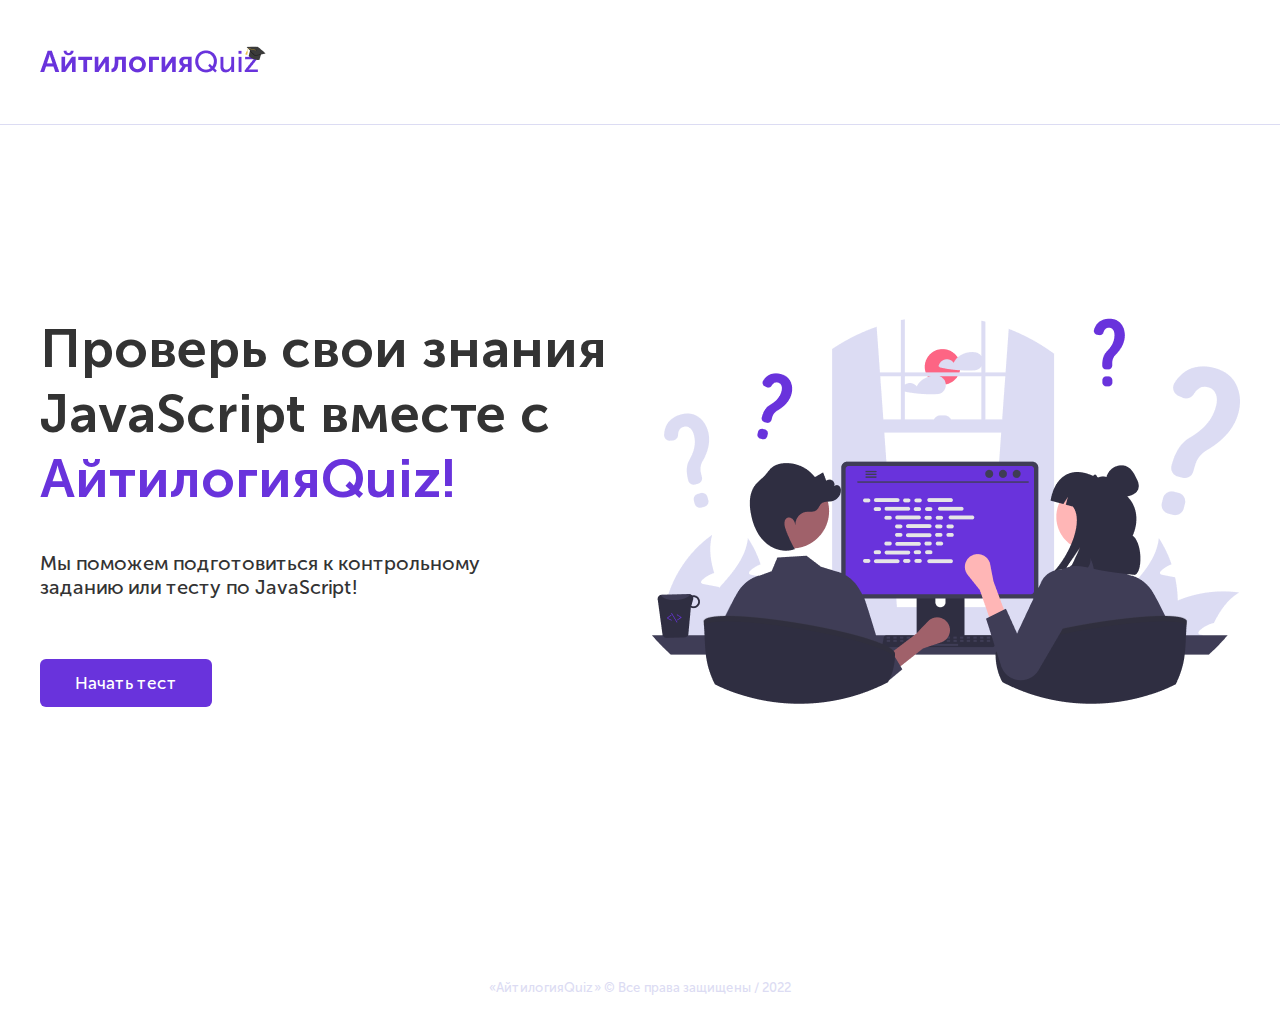
<file: index.html>
<!DOCTYPE html>
<html lang="ru">
<head>
    <meta charset="UTF-8">
    <title>Айтилогия Quiz</title>
    <link rel="stylesheet" href="styles/common.css">
    <link rel="stylesheet" href="styles/index.css">
</head>
<body>

<header class="header">
    <div class="container">
        <div class="logo">
            <img src="images/logo.png" alt="Логотип">
        </div>
    </div>
</header>

<section class="main">
    <div class="container">
        <div class="main-content">
            <h1 class="main-title big-title">Проверь свои знания JavaScript вместе с <span>АйтилогияQuiz!</span></h1>
            <div class="main-description">
                Мы поможем подготовиться к контрольному заданию или тесту по JavaScript!
            </div>
            <div class="main-button">
                <a href="form.html" class="button">Начать тест</a>
            </div>
        </div>
        <div class="main-image">
            <img src="images/main-image.png" alt="Главная картинка">
        </div>
    </div>
</section>

<footer class="footer">
    «АйтилогияQuiz» © Все права защищены / 2022
</footer>

</body>
</html>
</file>
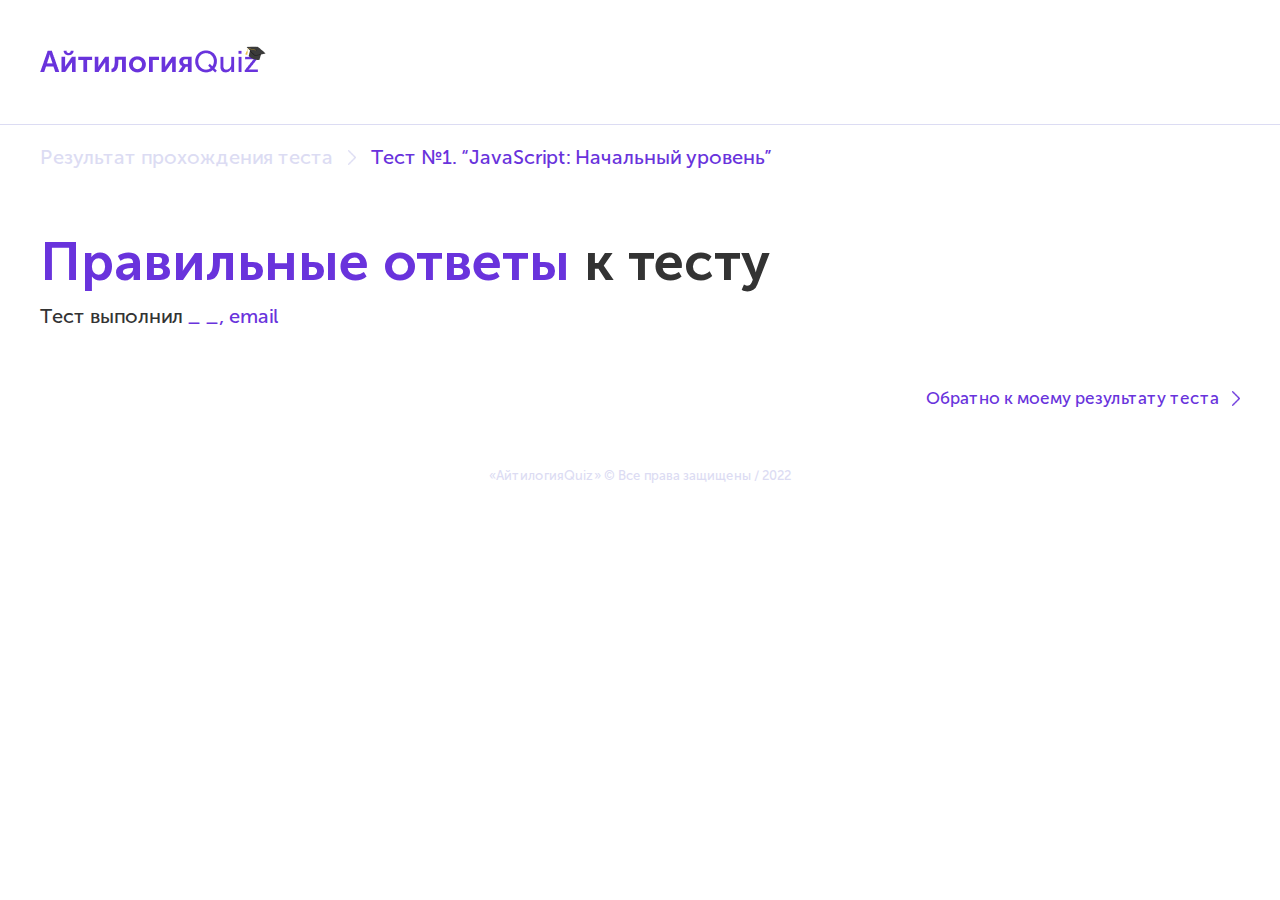
<file: answers.html>
<!DOCTYPE html>
<html lang="ru">
<head>
    <meta charset="UTF-8">
    <title>Результат</title>
    <link rel="stylesheet" href="styles/common.css">
    <link rel="stylesheet" href="styles/answers.css">
</head>
<body>

<header class="header">
    <div class="container">
        <div class="logo">
            <img src="images/logo.png" alt="Логотип">
        </div>
    </div>
</header>

<section class="answers">
    <div class="container">
        <div class="pre-title">
            Результат прохождения теста
            <svg width="8" height="15" viewBox="0 0 8 15" fill="none" xmlns="http://www.w3.org/2000/svg" xmlns:xlink="http://www.w3.org/1999/xlink">
                <rect y="15" width="15" height="8" transform="rotate(-90 0 15)" fill="url(#pattern0_305_10)"/>
                <defs>
                    <pattern id="pattern0_305_10" patternContentUnits="objectBoundingBox" width="1" height="1">
                        <use xlink:href="#image0_305_10" transform="matrix(0.00284091 0 0 0.0053267 0 -0.0113636)"/>
                    </pattern>
                    <image id="image0_305_10" width="352" height="192" xlink:href="[data-uri]"/>
                </defs>
            </svg>
            <span>Тест №1. “JavaScript: Начальный уровень”</span>
        </div>
        <div class="answers-title big-title">
            <span>Правильные ответы</span> к тесту
        </div>
        <div class="completed-by">
            Тест выполнил <span id="completed-by">_ _, email</span>
        </div>
        <div class="answers-content" id="answers-content">
<!--            <div class="answer">-->
<!--                <div class="answer-question common-title">-->
<!--                    <span>Вопрос 1:</span> Тут должен быть текст вопроса?-->
<!--                </div>-->
<!--                <div class="answer-options">-->
<!--                    <div class="answer-option correct">-->
<!--                        Вариант ответа 1-->
<!--                    </div>-->
<!--                    <div class="answer-option wrong">-->
<!--                        Вариант ответа 2-->
<!--                    </div>-->
<!--                    <div class="answer-option">-->
<!--                        Вариант ответа 3-->
<!--                    </div>-->
<!--                    <div class="answer-option">-->
<!--                        Вариант ответа 4-->
<!--                    </div>-->
<!--                </div>-->
<!--            </div>-->
<!--            <div class="answer">-->
<!--                <div class="answer-question common-title">-->
<!--                    <span>Вопрос 2:</span> Тут должен быть текст вопроса?-->
<!--                </div>-->
<!--                <div class="answer-options">-->
<!--                    <div class="answer-option">-->
<!--                        Вариант ответа 1-->
<!--                    </div>-->
<!--                    <div class="answer-option">-->
<!--                        Вариант ответа 2-->
<!--                    </div>-->
<!--                    <div class="answer-option">-->
<!--                        Вариант ответа 3-->
<!--                    </div>-->
<!--                    <div class="answer-option">-->
<!--                        Вариант ответа 4-->
<!--                    </div>-->
<!--                </div>-->
<!--            </div>-->
        </div>
        <div class="change-result-answers">
            <a href="javascript:void(0)" id="to-result">
                <span>Обратно к моему результату теста</span>
                <svg width="8" height="15" viewBox="0 0 8 15" fill="none" xmlns="http://www.w3.org/2000/svg" xmlns:xlink="http://www.w3.org/1999/xlink">
                    <rect y="15" width="15" height="8" transform="rotate(-90 0 15)" fill="url(#pattern0_302_121)"/>
                    <defs>
                        <pattern id="pattern0_302_121" patternContentUnits="objectBoundingBox" width="1" height="1">
                            <use xlink:href="#image0_302_121" transform="matrix(0.00284091 0 0 0.0053267 0 -0.0113636)"/>
                        </pattern>
                        <image id="image0_302_121" width="352" height="192" xlink:href="[data-uri]"/>
                    </defs>
                </svg>
            </a>
        </div>
    </div>
</section>

<footer class="footer">
    «АйтилогияQuiz» © Все права защищены / 2022
</footer>

<script src="scripts/answers.js"></script>
</body>
</html>
</file>
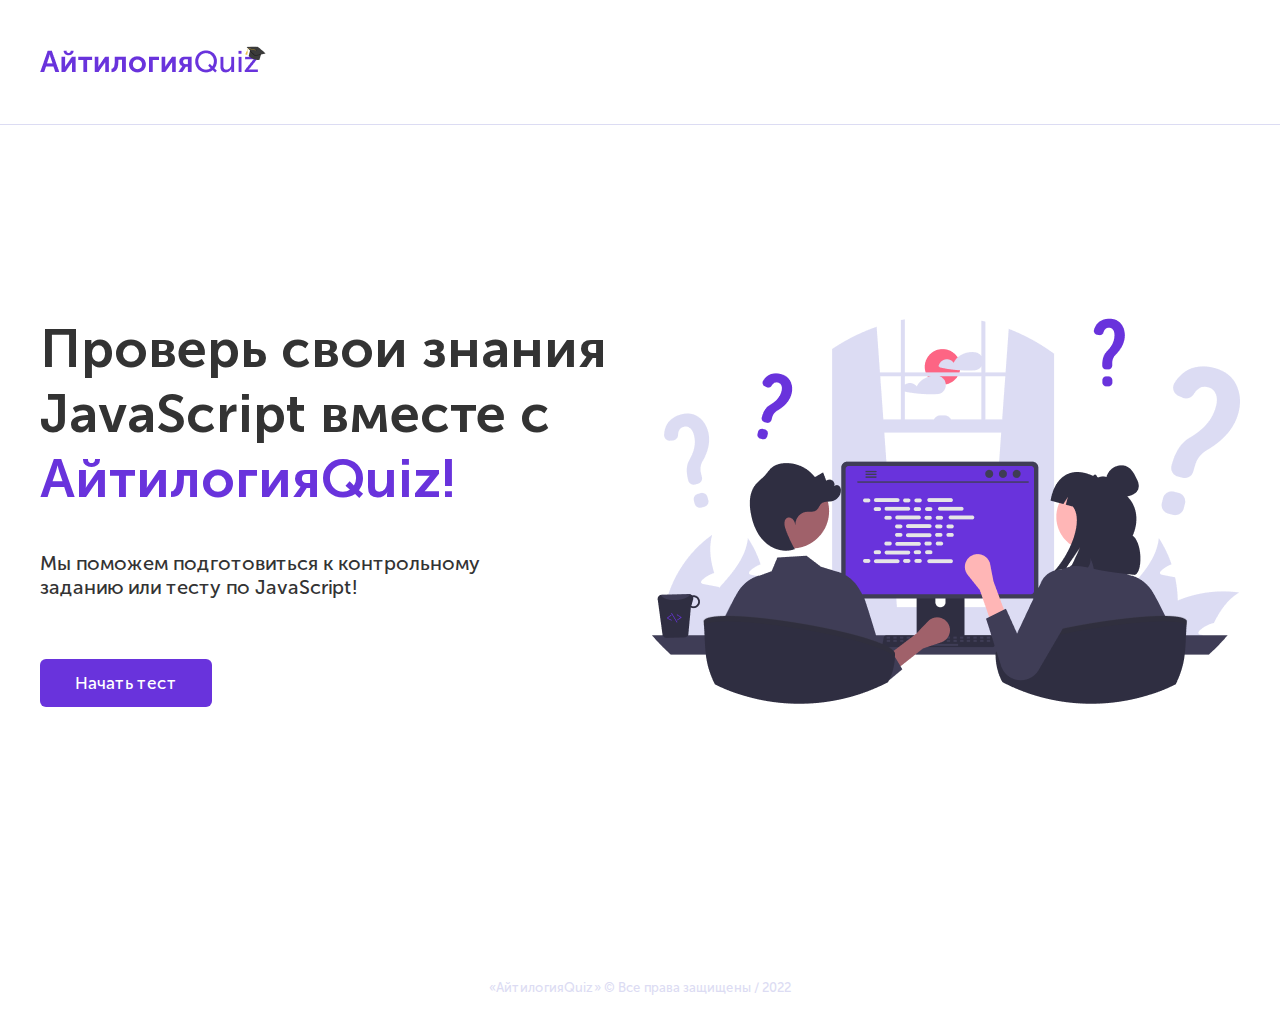
<file: choice.html>
<!DOCTYPE html>
<html lang="ru">
<head>
    <meta charset="UTF-8">
    <title>Регистрация</title>
    <link rel="stylesheet" href="styles/common.css">
    <link rel="stylesheet" href="styles/choice.css">
</head>
<body>

<header class="header">
    <div class="container">
        <div class="logo">
            <img src="images/logo.png" alt="Логотип">
        </div>
    </div>
</header>

<section class="choice">
    <div class="container">
        <div class="choice-content">
            <h1 class="choice-title common-title">Выберите <span>тему теста</span></h1>
            <div class="choice-description">
                Чтобы начать тест, выберите одну из предложенных ниже тем.
            </div>
            <div class="choice-options" id="choice-options">
<!--                <div class="choice-option">-->
<!--                    <div class="choice-option-text">-->
<!--                        Тест №1. “JavaScript: Начальный уровень”-->
<!--                    </div>-->
<!--                    <div class="choice-option-arrow">-->
<!--                        <img src="images/arrow.svg" alt="Стрелка">-->
<!--                    </div>-->
<!--                </div>-->
<!--                <div class="choice-option">-->
<!--                    <div class="choice-option-text">-->
<!--                        Тест №2. “JavaScript: Продвинутый уровень”-->
<!--                    </div>-->
<!--                    <div class="choice-option-arrow">-->
<!--                        <img src="images/arrow.svg" alt="Стрелка">-->
<!--                    </div>-->
<!--                </div>-->
<!--                <div class="choice-option">-->
<!--                    <div class="choice-option-text">-->
<!--                        Тест №3. “JavaScript: Профессиональный уровень”-->
<!--                    </div>-->
<!--                    <div class="choice-option-arrow">-->
<!--                        <img src="images/arrow.svg" alt="Стрелка">-->
<!--                    </div>-->
<!--                </div>-->
            </div>
        </div>
        <div class="choice-image">
            <img src="images/choice-image.png" alt="Персонажи">
        </div>
    </div>
</section>

<footer class="footer">
    «АйтилогияQuiz» © Все права защищены / 2022
</footer>

<script src="scripts/common.js"></script>
<script src="scripts/choice.js"></script>
</body>
</html>
</file>
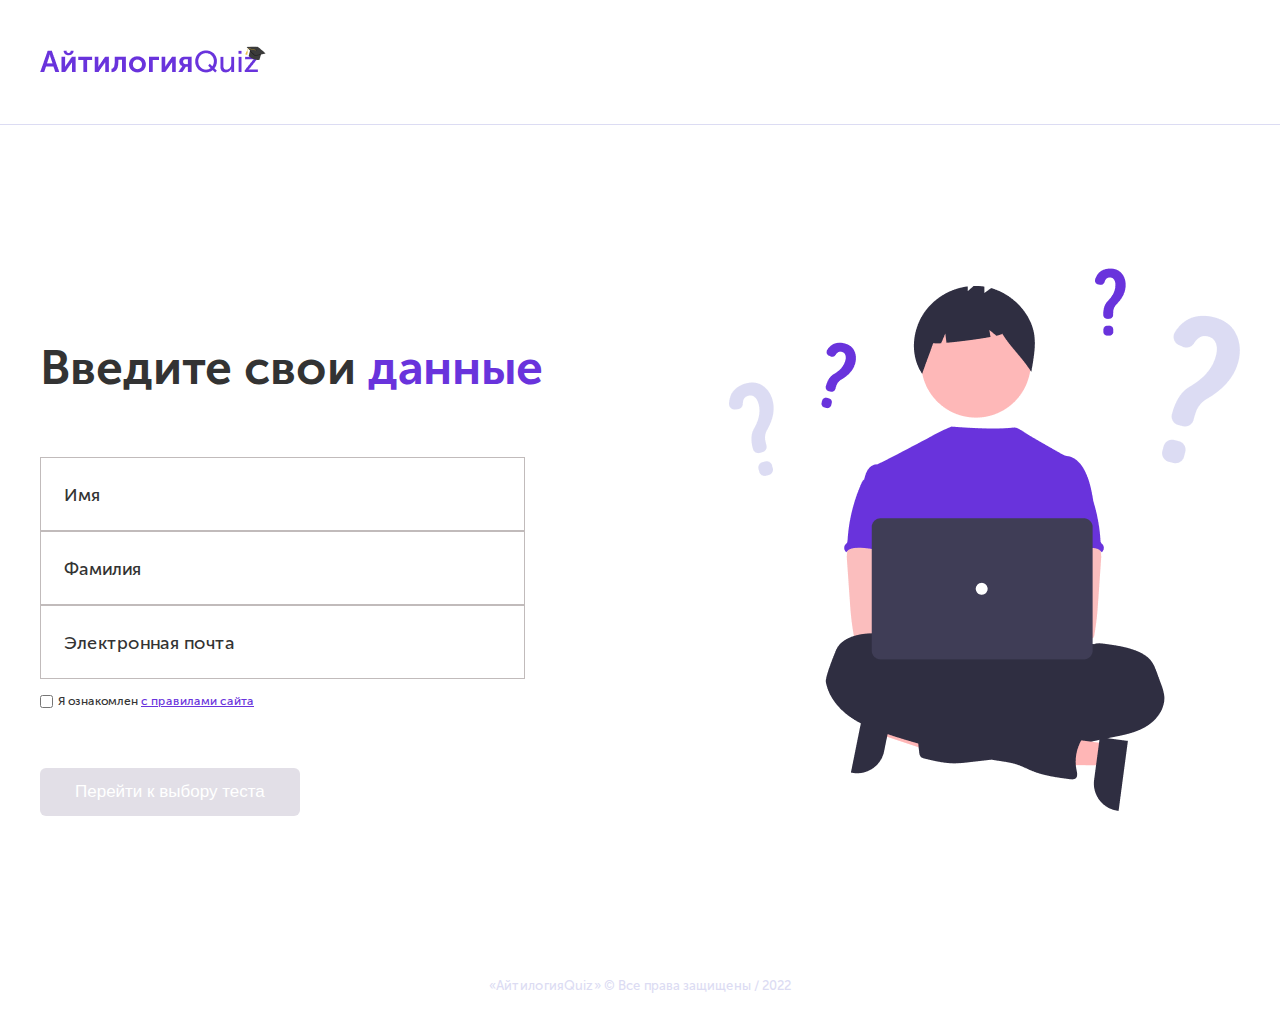
<file: form.html>
<!DOCTYPE html>
<html lang="ru">
<head>
    <meta charset="UTF-8">
    <title>Регистрация</title>
    <link rel="stylesheet" href="styles/common.css">
    <link rel="stylesheet" href="styles/form.css">
</head>
<body>

<header class="header">
    <div class="container">
        <div class="logo">
            <img src="images/logo.png" alt="Логотип">
        </div>
    </div>
</header>

<section class="form">
    <div class="container">
        <div class="form-content">
            <h1 class="form-title common-title">Введите свои <span>данные</span></h1>
            <div class="form-details">
                <div class="form-group">
                    <input type="text" class="form-input" id="name" required>
                    <label for="name" class="form-label">Имя</label>
                </div>
                <div class="form-group">
                    <input type="text" class="form-input" id="last-name" required>
                    <label for="last-name" class="form-label">Фамилия</label>
                </div>
                <div class="form-group">
                    <input type="text" class="form-input" id="email" required>
                    <label for="email" class="form-label">Электронная почта</label>
                </div>
                <div class="form-agree">
                    <input type="checkbox" id="agree" required>
                    <label for="agree">
                        Я ознакомлен <a href="#">с правилами сайта</a>
                    </label>
                </div>
            </div>
            <div class="form-button">
                <button class="button" id="process" disabled>Перейти к выбору теста</button>
            </div>
        </div>
        <div class="form-image">
            <img src="images/info-image.png" alt="Персонаж">
        </div>
    </div>
</section>

<footer class="footer">
    «АйтилогияQuiz» © Все права защищены / 2022
</footer>

<script src="scripts/form.js"></script>
</body>
</html>
</file>
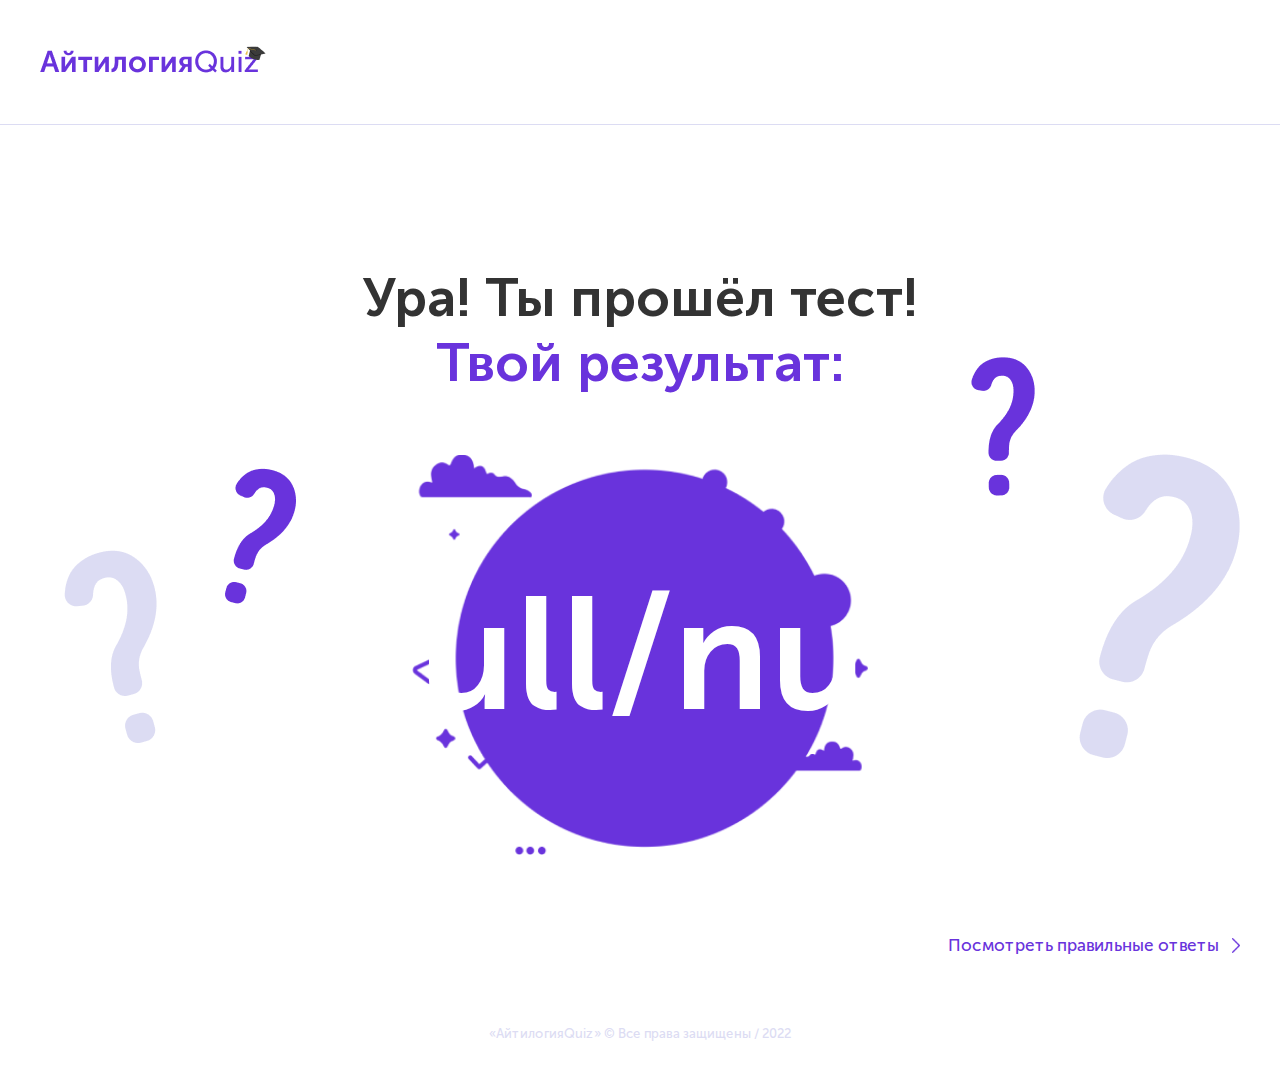
<file: result.html>
<!DOCTYPE html>
<html lang="ru">
<head>
    <meta charset="UTF-8">
    <title>Результат</title>
    <link rel="stylesheet" href="styles/common.css">
    <link rel="stylesheet" href="styles/result.css">
</head>
<body>

<header class="header">
    <div class="container">
        <div class="logo">
            <img src="images/logo.png" alt="Логотип">
        </div>
    </div>
</header>

<section class="result">
    <div class="container">
        <div class="result-image">
            <img src="images/question-marks.png" alt="Знаки вопросов">
        </div>
        <div class="result-title big-title">
            Ура! Ты прошёл тест! <span>Твой результат:</span>
        </div>
        <div class="result-score" id="result-score">
            4/5
        </div>
        <div class="change-result-answers">
            <a href="javascript:void(0)" id="to-answers">
                <span>Посмотреть правильные ответы</span>
                <svg width="8" height="15" viewBox="0 0 8 15" fill="none" xmlns="http://www.w3.org/2000/svg" xmlns:xlink="http://www.w3.org/1999/xlink">
                    <rect y="15" width="15" height="8" transform="rotate(-90 0 15)" fill="url(#pattern0_302_121)"/>
                    <defs>
                        <pattern id="pattern0_302_121" patternContentUnits="objectBoundingBox" width="1" height="1">
                            <use xlink:href="#image0_302_121" transform="matrix(0.00284091 0 0 0.0053267 0 -0.0113636)"/>
                        </pattern>
                        <image id="image0_302_121" width="352" height="192" xlink:href="[data-uri]"/>
                    </defs>
                </svg>
            </a>
        </div>
    </div>
</section>

<footer class="footer">
    «АйтилогияQuiz» © Все права защищены / 2022
</footer>

<script src="scripts/result.js"></script>
</body>
</html>
</file>
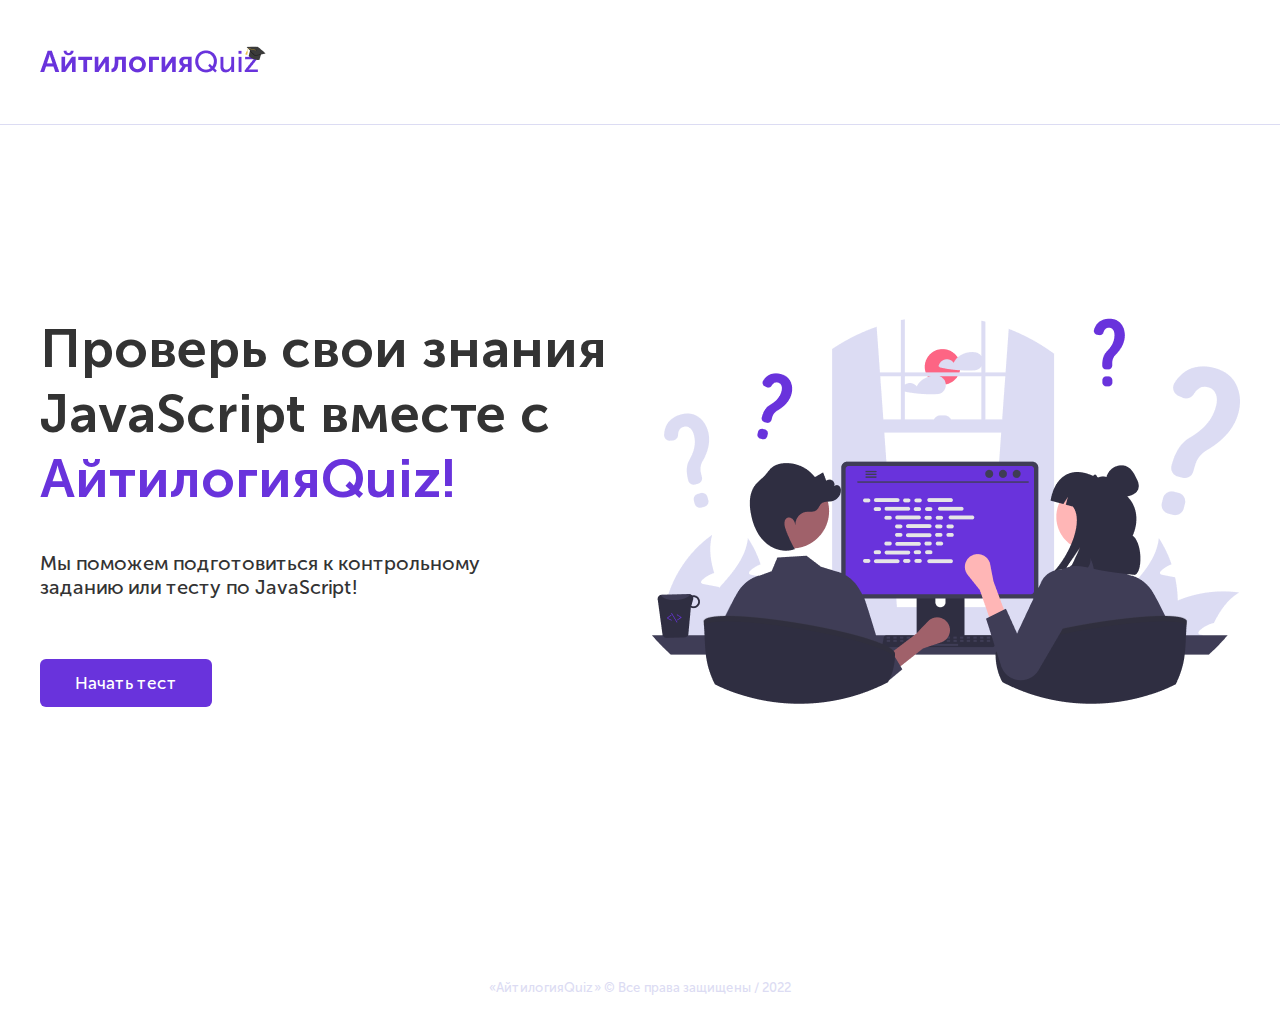
<file: test.html>
<!DOCTYPE html>
<html lang="ru">
<head>
    <meta charset="UTF-8">
    <title>Решение теста</title>
    <link rel="stylesheet" href="styles/common.css">
    <link rel="stylesheet" href="styles/test.css">
</head>
<body>

<header class="header">
    <div class="container">
        <div class="logo">
            <img src="images/logo.png" alt="Логотип">
        </div>
    </div>
</header>

<section class="test">
    <div class="container">
        <div class="test-pre-title" id="pre-title">
            Тест №1. “JavaScript: Начальный уровень”
        </div>
        <div class="test-progress-bar" id="progress-bar">
<!--            <div class="test-progress-bar-item complete">-->
<!--                <div class="test-progress-bar-item-circle"></div>-->
<!--                <div class="test-progress-bar-item-text">Вопрос 1</div>-->
<!--            </div>-->
<!--            <div class="test-progress-bar-item active">-->
<!--                <div class="test-progress-bar-item-circle"></div>-->
<!--                <div class="test-progress-bar-item-text">Вопрос 2</div>-->
<!--            </div>-->
<!--            <div class="test-progress-bar-item">-->
<!--                <div class="test-progress-bar-item-circle"></div>-->
<!--                <div class="test-progress-bar-item-text">Вопрос 3</div>-->
<!--            </div>-->
<!--            <div class="test-progress-bar-item">-->
<!--                <div class="test-progress-bar-item-circle"></div>-->
<!--                <div class="test-progress-bar-item-text">Вопрос 4</div>-->
<!--            </div>-->
<!--            <div class="test-progress-bar-item">-->
<!--                <div class="test-progress-bar-item-circle"></div>-->
<!--                <div class="test-progress-bar-item-text">Вопрос 5</div>-->
<!--            </div>-->
        </div>
        <div class="test-question">
            <div class="test-question-title" id="title">
                <span>Вопрос 2:</span> Тут должен быть текст вопроса?
            </div>
            <div class="test-question-options" id="options">
<!--                <div class="test-question-option">-->
<!--                    <input type="radio" id="answer-one" name="answer">-->
<!--                    <label for="answer-one">Вариант ответа 1</label>-->
<!--                </div>-->
<!--                <div class="test-question-option">-->
<!--                    <input type="radio" id="answer-two" name="answer">-->
<!--                    <label for="answer-two">Вариант ответа 2</label>-->
<!--                </div>-->
<!--                <div class="test-question-option">-->
<!--                    <input type="radio" id="answer-three" name="answer">-->
<!--                    <label for="answer-three">Вариант ответа 3</label>-->
<!--                </div>-->
<!--                <div class="test-question-option">-->
<!--                    <input type="radio" id="answer-four" name="answer">-->
<!--                    <label for="answer-four">Вариант ответа 4</label>-->
<!--                </div>-->
            </div>
        </div>
        <div class="test-actions">
            <div class="test-previous-action">
                <button class="button button-transparent" disabled id="prev">Назад</button>
            </div>
            <div class="test-time">
                <div class="test-time-text">
                    Осталось времени:
                </div>
                <div class="test-time-clock" id="timer">
                    59
                </div>
            </div>
            <div class="test-next-action">
                <button class="button button-transparent" disabled id="next">Дальше</button>
            </div>
        </div>
        <div class="pass-question">
            <button id="pass">
                Пропустить вопрос
                <svg id="non-disabled-arrow" width="8" height="15" viewBox="0 0 8 15" fill="none" xmlns="http://www.w3.org/2000/svg"
                     xmlns:xlink="http://www.w3.org/1999/xlink">
                    <rect y="15" width="15" height="8" transform="rotate(-90 0 15)" fill="url(#pattern0_102_683)"/>
                    <defs>
                        <pattern id="pattern0_102_683" patternContentUnits="objectBoundingBox" width="1" height="1">
                            <use xlink:href="#image0_102_683"
                                 transform="matrix(0.00284091 0 0 0.0053267 0 -0.0113636)"/>
                        </pattern>
                        <image id="image0_102_683" width="352" height="192"
                               xlink:href="[data-uri]"/>
                    </defs>
                </svg>
                <svg id="disabled-arrow" width="8" height="15" viewBox="0 0 8 15" fill="none" xmlns="http://www.w3.org/2000/svg" xmlns:xlink="http://www.w3.org/1999/xlink">
                    <rect y="15" width="15" height="8" transform="rotate(-90 0 15)" fill="url(#pattern0_305_10)"/>
                    <defs>
                        <pattern id="pattern0_305_10" patternContentUnits="objectBoundingBox" width="1" height="1">
                            <use xlink:href="#image0_305_10" transform="matrix(0.00284091 0 0 0.0053267 0 -0.0113636)"/>
                        </pattern>
                        <image id="image0_305_10" width="352" height="192" xlink:href="[data-uri]"/>
                    </defs>
                </svg>
            </button>
        </div>
    </div>
</section>

<footer class="footer">
    «АйтилогияQuiz» © Все права защищены / 2022
</footer>

<script src="scripts/common.js"></script>
<script src="scripts/test.js"></script>
</body>
</html>
</file>
<file: styles/common.css>
* {
    margin: 0;
    padding: 0;
}

body {
    margin: 0;
    font-family: "Museo Sans Cyrl", sans-serif;
    color: #333333;
}

@font-face {
    src: url("../fonts/MuseoSansCyrl500.ttf");
    font-family: "Museo Sans Cyrl";
}
@font-face {
    src: url("../fonts/MuseoSansCyrl700.ttf");
    font-family: "Museo Sans Cyrl Bold";
}

a {
    color: #6933DC;
}

.header {
    padding: 42px 0 40px;
    border-bottom: 1px solid #DCDCF3;
}

.container {
    max-width: 1200px;
    margin: 0 auto;
}

.button {
    padding: 14px 35px;
    background: #6933DC;
    border-radius: 6px;
    border: none;
    font-size: 17px;
    line-height: 20px;
    color: #FFFFFF;
    cursor: pointer;
    transition: all .2s ease;
    display: flex;
    justify-content: center;
}

.button:disabled {
    background-color: #e2dfe7;
    cursor: not-allowed;
}

a.button {
    text-decoration: none;
    display: inline-block;
}

.button:hover {
    background: #3d188c;
}

.button:hover:disabled {
    background-color: #e2dfe7;
}

.button-transparent {
    background: transparent;
    color: #6933DC;
    border: 1px solid #6933DC;
}

.button-transparent:hover {
    background: #6933DC;
    color: white;
}

.button-transparent:disabled {
    background: transparent;
    color: #e2dfe7;
    border: 1px solid #e2dfe7;
}

.button-transparent:hover:disabled {
    background: transparent;
    color: #e2dfe7;
    border-color: #e2dfe7;
}

.footer {
    text-align: center;
    font-family: 'Museo Sans Cyrl', sans-serif;
    font-size: 13px;
    line-height: 16px;
    color: #DCDCF3;
    padding: 40px 0;
}

.common-title {
    font-family: 'Museo Sans Cyrl Bold', sans-serif;
    font-size: 48px;
    line-height: 58px;
}

.common-title span {
    color: #6933DC;
}

.big-title {
    font-family: 'Museo Sans Cyrl Bold', sans-serif;
    font-size: 54px;
    line-height: 65px;
}

.big-title span {
    color: #6933DC;
}

input[type="radio"] {
    appearance: none;
    -webkit-appearance: none;
    width: 20px;
    height: 20px;
    border: 3px solid #6933DC;
    border-radius: 50%;
    margin: 0 13px 0 0;
    transform: translateY(2px);
    cursor: pointer;

    display: grid;
    place-content: center;
}

input[type="radio"]::before {
    content: "";
    width: 10px;
    height: 10px;
    border-radius: 50%;
    box-shadow: inset 10px 10px #6933DC;
    transition: transform .2s ease;
    transform: scale(0);
}

input[type="radio"]:checked::before {
    transform: scale(1);
}

.change-result-answers {
    display: flex;
    justify-content: flex-end;
    width: 100%;
    margin-top: 80px;
    color: #6933DC;
}

.change-result-answers:hover {
    text-decoration: underline;
}

.change-result-answers a {
    text-decoration: none;
    font-size: 0;
    line-height: 20px;
    display: flex;
    align-items: center;
}

.change-result-answers a span {
    font-size: 17px;
    margin-right: 13px;
}
</file>
<file: styles/index.css>
.main {
    padding-top: 190px;
    padding-bottom: 232px;
}

.main .container {
    display: flex;
    align-items: center;
    justify-content: space-between;
}

.main-content {
    max-width: 588px;
}

.main-description {
    font-size: 20px;
    line-height: 24px;
    margin-top: 40px;
    max-width: 486px;
}

.main-button{
    margin-top: 60px;
}
</file>
<file: styles/answers.css>
.answers {
    padding-top: 20px;
    padding-bottom: 20px;
}

.pre-title {
    font-size: 20px;
    line-height: 24px;
    color: #DCDCF3;
    display: flex;
    align-items: center;
}

.pre-title svg {
    margin: 0 15px;
}

.pre-title span {
    color: #6933DC;
}

.answers-title {
    margin-top: 60px;
    margin-bottom: 10px;
}

.answer {
    margin-bottom: 60px;
}

.answer-question.common-title {
    font-size: 36px;
    line-height: 43px;
    margin-bottom: 40px;
}

.answer-option {
    font-size: 20px;
    line-height: 24px;
}

.answer-option.correct {
    color: #5FDC33;
}

.answer-option.wrong {
    color: #DC3333;
}

.answer-option:not(:last-child) {
    margin-bottom: 20px;
}

.answer-option::before {
    display: inline-block;
    content: "";
    width: 20px;
    height: 20px;
    border: 3px solid #6933DC;
    box-sizing: border-box;
    border-radius: 50%;
    margin-right: 13px;
    transform: translateY(2px);
}

.answer-option.correct::before {
    border: 6px solid #5FDC33;
}

.answer-option.wrong::before {
    border: 6px solid #DC3333;
}

.completed-by {
    font-size: 20px;
    line-height: 24px;
    margin-bottom: 60px;
}

.completed-by span {
    color: #6933DC;
}

.change-result-answers {
    margin-top: 0;
}
</file>
<file: styles/choice.css>
.choice {
    padding-top: 180px;
    padding-bottom: 227px;
}

.choice .container {
    display: flex;
    align-items: center;
    justify-content: space-between;
}

.choice-content {
    max-width: 583px;
}

.choice-description {
    margin-top: 40px;
    font-size: 18px;
    line-height: 22px;
}

.choice-options {
    margin-top: 60px;
}

.choice-option {
    background-color: white;
    border: 1px solid #C1BBBB;
    box-sizing: border-box;
    font-size: 18px;
    line-height: 22px;
    padding: 26px 70px 26px 40px;
    position: relative;
    cursor: pointer;
    transition: all .2s ease;
    width: 583px;
}

.choice-option:hover {
    border-left: 5px solid #6933DC;
}

.choice-option:hover .choice-option-text {
    font-family: 'Museo Sans Cyrl Bold', sans-serif;
    font-size: 18px;
    line-height: 22px;
    color: #6933DC;
}

.choice-option-arrow {
    position: absolute;
    top: 29px;
    right: 40px;
    display: none;
}

.choice-option:hover .choice-option-arrow {
    display: block;
}
</file>
<file: styles/form.css>
.form {
    padding-top: 140px;
    padding-bottom: 122px;
}

.form .container {
    display: flex;
    align-items: flex-end;
    justify-content: space-between;
}

.form-content {
    max-width: 504px;
}

.form-details {
    margin-top: 60px;
    max-width: 485px;
}

.form-agree {
    margin-top: 15px;
    font-family: 'Museo Sans Cyrl', sans-serif;
    font-size: 12px;
    line-height: 14px;
    display: flex;
    align-items: center;
}

.form-agree input {
    margin: 0 5px 0 0;
}

.form-agree input,
.form-agree label {
    cursor: pointer;
}

.form-button {
    margin-top: 60px;
}

.form-group {
    background-color: #FFFFFF;
    border: 1px solid #C1BBBB;
    padding: 12px 23px 13px;
    width: 485px;
    height: 74px;
    box-sizing: border-box;
    position: relative;
    transition: all .2s ease;
}

.form-input {
    border: 0;
    outline: 0;
    width: 100%;
    height: 100%;
    padding: 0;
    font-family: 'Museo Sans Cyrl Bold', sans-serif;
    font-size: 18px;
    line-height: 22px;
    color: #6933DC;
}

.form-label {
    font-family: 'Museo Sans Cyrl', sans-serif;
    font-size: 18px;
    line-height: 22px;
    position: absolute;
    left: 23px;
    top: 26px;
    transition: all .2s ease;
}

.form-input:focus ~ .form-label,
.form-input:not(:focus):valid ~ .form-label {
    top: 12px;
}

.form-input:valid,
.form-input:focus {
    margin-top: 27px;
    height: auto;
}

.form-group:focus-within {
    border-left: 5px solid #6933DC;
}
</file>
<file: styles/result.css>
.result {
    padding-top: 140px;
    padding-bottom:  31px;
    text-align: center;
}

.result .container {
    display: flex;
    align-items: center;
    flex-direction: column;
    position: relative;
}

.result-image {
    position: absolute;
    top: 85px;
    z-index: -1;
}

.result-title {
    max-width: 588px;
    margin-bottom: 60px;
}

.result-score {
    background-image: url("../images/result.png");
    background-size: cover;
    background-position: center;
    width: 488px;
    height: 400px;
    display: flex;
    align-items: center;
    justify-content: center;
    font-family: 'Museo Sans Cyrl Bold', sans-serif;
    font-size: 158px;
    line-height: 190px;
    color: #FFFFFF;
}
</file>
<file: styles/test.css>
.test {
    padding-top: 20px;
    padding-bottom: 50px;
}

.test-pre-title {
    font-size: 20px;
    line-height: 24px;
    color: #DCDCF3;
}

.test-progress-bar {
    margin-top: 60px;
    margin-bottom: 80px;
    display: flex;
}

.test-progress-bar-item {
    display: flex;
    flex-direction: column;
    align-items: center;
    position: relative;
}

.test-progress-bar-item:not(:first-child) {
    margin-left: 130px;
}

.test-progress-bar-item:not(:last-child):before {
    content: "";
    z-index: -1;
    position: absolute;
    width: 183px;
    height: 6px;
    background-color: #DCDCF3;
    left: 32px;
    top: 10px;
}

.test-progress-bar-item.complete:not(:last-child)::before {
    background-color: #6933DC;
}

.test-progress-bar-item-circle {
    width: 26px;
    height: 26px;
    background-color: #DCDCF3;
    border-radius: 50%;
}

.test-progress-bar-item.complete .test-progress-bar-item-circle,
.test-progress-bar-item.active .test-progress-bar-item-circle {
    background-color: #6933DC;
}

.test-progress-bar-item.active::after {
    content: "";
    border-radius: 50%;
    position: absolute;
    z-index: 1;
    width: 14px;
    height: 14px;
    background-color: #DCDCF3;
    top: 6px;
}

.test-progress-bar-item-text {
    font-size: 13px;
    line-height: 16px;
    margin-top: 10px;
}

.test-question-title {
    font-family: 'Museo Sans Cyrl Bold', sans-serif;
    font-size: 36px;
    line-height: 43px;
}

.test-question-title span {
    color: #6933DC;
}

.test-question-options {
    margin-top: 40px;
    min-height: 356px;
}

.test-question-option {
    font-size: 20px;
    line-height: 24px;
    margin-bottom: 20px;
    display: flex;
}

.test-question-option label {
    cursor: pointer;
}

.test-actions {
    display: flex;
    align-items: center;
    justify-content: space-between;
}

.test-time {
    display: flex;
    align-items: center;
}

.test-time-text {
    font-size: 17px;
    line-height: 20px;
    color: #6933DC;
    margin-right: 15px;
}

.test-time-clock {
    background-image: url("../images/time.svg");
    background-size: cover;
    background-position: center;
    width: 27px;
    height: 29px;
    font-size: 10px;
    line-height: 28px;
    text-align: center;
}

.button {
    width: 132px;
}

.pass-question {
    display: flex;
    justify-content: flex-end;
    margin-top: 10px;
}

.pass-question button {
    font-size: 17px;
    line-height: 20px;
    color: #6933DC;
    text-decoration: none;
    display: flex;
    align-items: center;
    background-color: transparent;
    border: none;
    cursor: pointer;
}

.pass-question button:disabled {
    color: #DCDCF3;
    cursor: not-allowed;
}

.pass-question button:hover:not(:disabled) {
    text-decoration: underline;
}

.pass-question button svg {
    margin-left: 13px;
}

.pass-question button:disabled #non-disabled-arrow {
    margin-left: 13px;
    display: none;
}

.pass-question button:not(:disabled) #disabled-arrow {
    margin-left: 13px;
    display: none;
}
</file>
